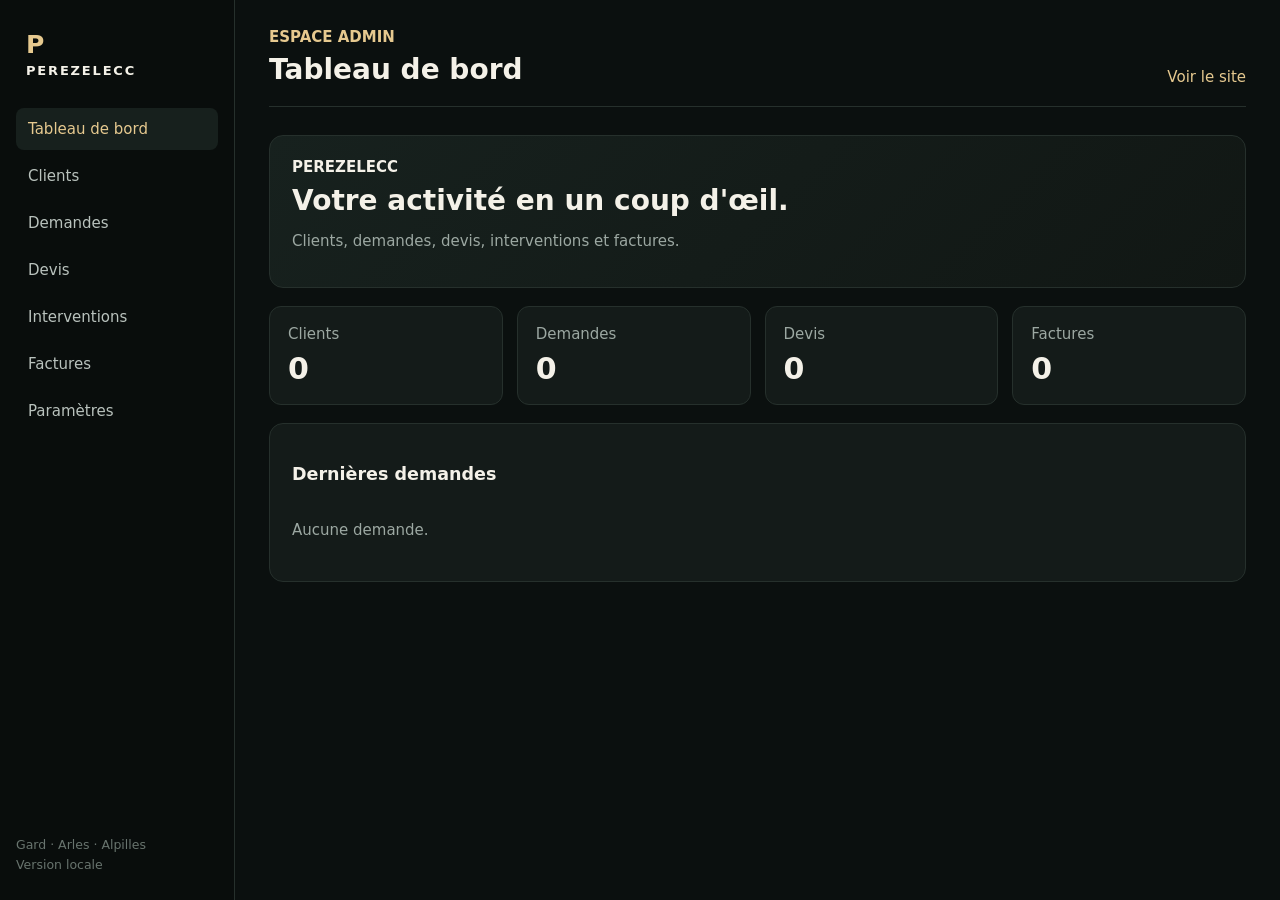
<file: admin/index.html>
<!doctype html><html lang="fr"><head><meta charset="utf-8"><meta name="viewport" content="width=device-width,initial-scale=1"><title>PEREZELECC — Admin</title><link rel="stylesheet" href="admin.css"></head><body><div class="app"><aside><div class="logo">P<span>PEREZELECC</span></div><nav><button data-s="dashboard">Tableau de bord</button><button data-s="clients">Clients</button><button data-s="demandes">Demandes</button><button data-s="devis">Devis</button><button data-s="interventions">Interventions</button><button data-s="factures">Factures</button><button data-s="parametres">Paramètres</button></nav><small>Gard · Arles · Alpilles<br>Version locale</small></aside><main><header><div><b>ESPACE ADMIN</b><h1 id="title">Tableau de bord</h1></div><a href="../index.html" target="_blank">Voir le site</a></header><section id="dashboard" class="active"><div class="hero"><div><b>PEREZELECC</b><h2>Votre activité en un coup d'œil.</h2><p>Clients, demandes, devis, interventions et factures.</p></div></div><div class="stats"><article>Clients<strong id="nClients">0</strong></article><article>Demandes<strong id="nDemandes">0</strong></article><article>Devis<strong id="nDevis">0</strong></article><article>Factures<strong id="nFactures">0</strong></article></div><div class="card"><h3>Dernières demandes</h3><div id="recent"></div></div></section><section id="clients"><div class="head"><h2>Clients</h2><button onclick="add('clients')">+ Ajouter</button></div><div class="card"><div id="clientsTable"></div></div></section><section id="demandes"><div class="head"><h2>Demandes clients</h2><button onclick="add('demandes')">+ Nouvelle demande</button></div><div class="card"><div id="demandesTable"></div></div></section><section id="devis"><div class="head"><h2>Devis</h2><button onclick="add('devis')">+ Nouveau devis</button></div><div class="card"><div id="devisTable"></div></div></section><section id="interventions"><div class="head"><h2>Interventions</h2><button onclick="add('interventions')">+ Intervention</button></div><div class="card"><div id="interventionsTable"></div></div></section><section id="factures"><div class="head"><h2>Factures</h2><button onclick="add('factures')">+ Nouvelle facture</button></div><div class="card"><div id="facturesTable"></div></div></section><section id="parametres"><div class="head"><h2>Paramètres</h2></div><div class="card form"><label>Entreprise<input id="entreprise"></label><label>Téléphone<input id="tel"></label><label>Email<input id="email"></label><label>Zone<input id="zone"></label><button onclick="saveSettings()">Enregistrer</button><p>Version locale : les données sont stockées dans ce navigateur. Une base de données et une authentification serveur seront nécessaires pour un usage multi-appareils sécurisé.</p></div></section></main></div><div id="modal"><div class="modal"><button class="x" onclick="closeModal()">×</button><h3 id="mt"></h3><form id="form"></form></div></div><script src="admin.js"></script></body></html>
</file>
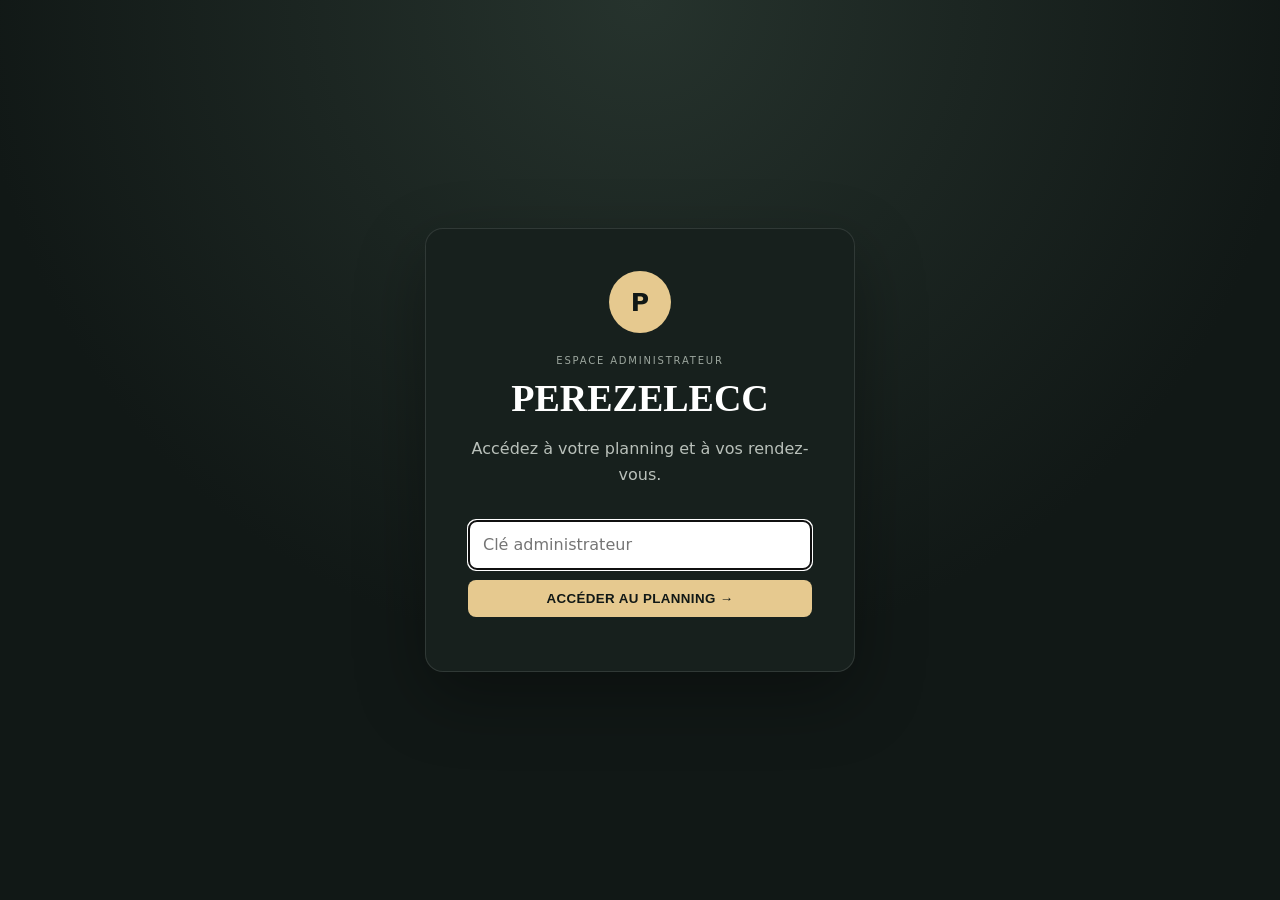
<file: admin.html>
<!doctype html><html lang="fr"><head><meta charset="utf-8"><meta name="viewport" content="width=device-width,initial-scale=1"><title>Admin — PEREZELECC</title><link rel="stylesheet" href="admin.css?v=20260926-planning"></head><body>
<div id="login" class="login" style="display:grid"><div class="login-card"><div class="admin-mark">P</div><p class="eyebrow">ESPACE ADMINISTRATEUR</p><h1>PEREZELECC</h1><p>Accédez à votre planning et à vos rendez-vous.</p><input id="key" type="password" placeholder="Clé administrateur" autocomplete="current-password"><button id="loginBtn">ACCÉDER AU PLANNING →</button><small id="loginMsg"></small></div></div>
<main id="app" style="display:none"><header class="top"><div><span class="eyebrow">ESPACE ADMINISTRATEUR</span><h1>Planning <em>PEREZELECC</em></h1></div><div class="top-actions"><button id="settingsBtn" class="ghost">⚙ Paramètres</button><button id="logout" class="ghost">Déconnexion</button></div></header>
<section class="stats"><article><small>À VENIR</small><strong id="upcoming">0</strong></article><article><small>EN ATTENTE</small><strong id="pending">0</strong></article><article><small>AUJOURD'HUI</small><strong id="todayCount">0</strong></article></section>
<section class="panel"><div class="planner-head"><div><small>CALENDRIER</small><h2 id="periodTitle">Votre planning</h2></div><div class="planner-actions"><button id="prev" class="ghost">←</button><button id="today" class="ghost">Aujourd'hui</button><button id="next" class="ghost">→</button><button id="weekBtn" class="view-btn active">Semaine</button><button id="monthBtn" class="view-btn">Mois</button><button id="refresh" class="ghost">↻</button></div></div><div id="calendar"></div></section>
<section class="panel upcoming-panel"><div class="panel-head"><div><small>RENDEZ-VOUS</small><h2>Liste des rendez-vous</h2></div></div><div id="list" class="booking-list"></div></section></main>
<div id="modal" class="modal" style="display:none"><div class="modal-card"><button id="closeModal" class="modal-close">×</button><p class="eyebrow">RENDEZ-VOUS</p><h2 id="modalTitle"></h2><div id="modalBody"></div></div></div>
<div id="settings" class="modal" style="display:none"><div class="modal-card"><button id="closeSettings" class="modal-close">×</button><p class="eyebrow">PARAMÈTRES</p><h2>Horaires & disponibilité</h2><div class="settings-grid"><label>Ouverture<select id="openHour"></select></label><label>Fermeture<select id="closeHour"></select></label></div><p class="setting-label">Jours travaillés</p><div id="workdays" class="days"></div><button id="saveSettings" class="primary">ENREGISTRER</button><p class="setting-label">Bloquer une journée</p><div class="block-row"><input id="blockDate" type="date"><button id="blockBtn" class="ghost">Bloquer</button></div><div id="blockedList" class="blocked-list"></div></div></div>
<script>
(function(){
const API=window.location.origin;let key='',bookings=[],settings={open_hour:8,close_hour:18,workdays:[0,1,2,3,4,5],blocked_days:[]},view='week',cursor=new Date();
const $=id=>document.getElementById(id), esc=s=>String(s??'').replace(/[&<>"']/g,m=>({'&':'&amp;','<':'&lt;','>':'&gt;','"':'&quot;',"'":'&#39;'}[m]));
const pad=n=>String(n).padStart(2,'0'), iso=d=>d.getFullYear()+'-'+pad(d.getMonth()+1)+'-'+pad(d.getDate());
const parse=s=>new Date(s+'T12:00:00'), fmtDate=d=>new Intl.DateTimeFormat('fr-FR',{weekday:'long',day:'numeric',month:'long'}).format(d), statusClass=s=>s==='Annulée'?'cancelled':s==='Terminée'?'done':s==='En attente'?'pending':'confirmed';
async function api(path,opt={}){const r=await fetch(API+path,{...opt,headers:{'X-Admin-Key':key,'Content-Type':'application/json',...(opt.headers||{})},cache:'no-store'});let d={};try{d=await r.json()}catch(_){}if(!r.ok)throw new Error(d.error||'Erreur serveur HTTP '+r.status);return d}
async function load(){const [b,s]=await Promise.all([api('/api/admin/bookings'),api('/api/admin/settings')]);bookings=b.bookings||[];settings=s;renderStats();renderCalendar();renderList()}
function renderStats(){const today=iso(new Date());$('upcoming').textContent=bookings.filter(b=>b.booking_date>=today&&!['Annulée','Terminée'].includes(b.status)).length;$('pending').textContent=bookings.filter(b=>b.status==='En attente').length;$('todayCount').textContent=bookings.filter(b=>b.booking_date===today&&b.status!=='Annulée').length}
function startOfWeek(d){const x=new Date(d);x.setDate(x.getDate()-x.getDay()+1);x.setHours(12);return x}
function daysForView(){if(view==='week'){const s=startOfWeek(cursor);return Array.from({length:7},(_,i)=>{const d=new Date(s);d.setDate(s.getDate()+i);return d})}const y=cursor.getFullYear(),m=cursor.getMonth(),first=new Date(y,m,1);const start=new Date(first);start.setDate(first.getDate()-((first.getDay()+6)%7));return Array.from({length:42},(_,i)=>{const d=new Date(start);d.setDate(start.getDate()+i);return d})}
function renderCalendar(){const days=daysForView(),today=iso(new Date());$('periodTitle').textContent=view==='week'?new Intl.DateTimeFormat('fr-FR',{day:'numeric',month:'long'}).format(days[0])+' — '+new Intl.DateTimeFormat('fr-FR',{day:'numeric',month:'long',year:'numeric'}).format(days[6]):new Intl.DateTimeFormat('fr-FR',{month:'long',year:'numeric'}).format(cursor);if(view==='month'){renderMonth(days,today);return}renderWeek(days,today)}
function renderWeek(days,today){const hours=[];for(let h=settings.open_hour;h<settings.close_hour;h++)hours.push(h);let html='<div class="week-grid"><div class="time-col"></div>'+days.map(d=>'<div class="day-head '+(iso(d)===today?'today':'')+'"><b>'+new Intl.DateTimeFormat('fr-FR',{weekday:'short'}).format(d).replace('.','')+'</b><span>'+d.getDate()+'</span></div>').join('');hours.forEach(h=>{html+='<div class="time-label">'+pad(h)+':00</div>';days.forEach(d=>{const day=iso(d),blocked=settings.blocked_days.includes(day)||!settings.workdays.includes(d.getDay()===0?6:d.getDay()-1);const bs=bookings.filter(b=>b.booking_date===day&&Number(b.start_time.slice(0,2))===h);html+='<div class="slot '+(blocked?'blocked':'')+'" data-date="'+day+'">'+bs.map(b=>'<button class="event '+statusClass(b.status)+'" data-id="'+b.id+'"><b>'+esc(b.start_time)+'</b> '+esc(b.name)+'<small>'+esc(b.service)+'</small></button>').join('')+'</div>'})});html+='</div>';$('calendar').innerHTML=html;wireEvents()}
function renderMonth(days,today){let html='<div class="month-grid">'+['Lun','Mar','Mer','Jeu','Ven','Sam','Dim'].map(x=>'<div class="month-weekday">'+x+'</div>').join('');days.forEach(d=>{const day=iso(d),bs=bookings.filter(b=>b.booking_date===day),outside=d.getMonth()!==cursor.getMonth(),blocked=settings.blocked_days.includes(day);html+='<div class="month-cell '+(outside?'outside ':'')+(day===today?'today ':'')+(blocked?'blocked':'')+'"><div class="month-num">'+d.getDate()+'</div>'+bs.slice(0,3).map(b=>'<button class="event '+statusClass(b.status)+'" data-id="'+b.id+'">'+esc(b.start_time)+' '+esc(b.name)+'</button>').join('')+(bs.length>3?'<small>+'+(bs.length-3)+' autre(s)</small>':'')+'</div>'});html+='</div>';$('calendar').innerHTML=html;wireEvents()}
function wireEvents(){const cal=document.getElementById('calendar');if(!cal)return;cal.querySelectorAll('.event').forEach(e=>e.onclick=()=>showBooking(e.dataset.id));cal.querySelectorAll('.slot').forEach(e=>e.ondblclick=()=>toggleBlock(e.dataset.date))}
function renderList(){const sorted=[...bookings].sort((a,b)=>(a.booking_date+a.start_time).localeCompare(b.booking_date+b.start_time));if(!sorted.length){$('list').innerHTML='<div class="empty">Aucun rendez-vous enregistré.</div>';return}$('list').innerHTML=sorted.map(b=>'<article class="booking"><div class="booking-date"><small>'+esc(b.booking_date)+'</small><strong>'+esc(b.start_time)+'</strong><small>'+esc(b.duration)+' h</small></div><div class="booking-info"><strong>'+esc(b.name)+'</strong><p>'+esc(b.service)+'</p><p>'+esc(b.phone)+(b.email?' · '+esc(b.email):'')+'</p>'+(b.notes?'<p>'+esc(b.notes)+'</p>':'')+'</div><select class="status" data-id="'+b.id+'">'+['En attente','Confirmée','Terminée','Annulée'].map(v=>'<option '+(v===b.status?'selected':'')+'>'+v+'</option>').join('')+'</select></article>').join('');document.querySelectorAll('.status').forEach(s=>s.onchange=async()=>{try{await api('/api/admin/bookings/'+s.dataset.id,{method:'POST',body:JSON.stringify({status:s.value})});await load()}catch(e){alert(e.message)}})}
function showBooking(id){const b=bookings.find(x=>String(x.id)===String(id));if(!b)return;$('modalTitle').textContent=b.name;$('modalBody').innerHTML='<div class="detail"><b>'+esc(fmtDate(parse(b.booking_date)))+'</b><strong>'+esc(b.start_time)+' · '+esc(b.duration)+' h</strong><span>'+esc(b.service)+'</span><span>☎ '+esc(b.phone)+'</span>'+(b.email?'<span>✉ '+esc(b.email)+'</span>':'')+(b.notes?'<p>'+esc(b.notes)+'</p>':'')+'<label>Statut<select id="modalStatus">'+['En attente','Confirmée','Terminée','Annulée'].map(v=>'<option '+(v===b.status?'selected':'')+'>'+v+'</option>').join('')+'</select></label></div>';$('modalStatus').onchange=async e=>{await api('/api/admin/bookings/'+b.id,{method:'POST',body:JSON.stringify({status:e.target.value})});$('modal').style.display='none';await load()};$('modal').style.display='grid'}
async function toggleBlock(day){const blocked=!settings.blocked_days.includes(day);await api('/api/admin/blocks',{method:'POST',body:JSON.stringify({date:day,blocked})});settings.blocked_days=blocked?[...settings.blocked_days,day]:settings.blocked_days.filter(x=>x!==day);renderCalendar()}
async function openSettings(){for(let h=0;h<=23;h++){$('openHour').innerHTML+= '<option value="'+h+'">'+pad(h)+':00</option>';$('closeHour').innerHTML+= '<option value="'+h+'">'+pad(h)+':00</option>'} $('openHour').value=settings.open_hour;$('closeHour').value=settings.close_hour;$('workdays').innerHTML=['Lun','Mar','Mer','Jeu','Ven','Sam','Dim'].map((n,i)=>'<label><input type="checkbox" value="'+i+'" '+(settings.workdays.includes(i)?'checked':'')+'>'+n+'</label>').join('');$('blockedList').innerHTML=settings.blocked_days.length?settings.blocked_days.map(d=>'<button data-day="'+d+'">'+d+' ×</button>').join(''):'<span>Aucun jour bloqué.</span>';$('blockedList').querySelectorAll('button').forEach(b=>b.onclick=async()=>{await toggleBlock(b.dataset.day);openSettings()});$('settings').style.display='grid'}
$('saveSettings').onclick=async()=>{const wd=[...document.querySelectorAll('#workdays input:checked')].map(x=>Number(x.value));try{settings=await api('/api/admin/settings',{method:'POST',body:JSON.stringify({open_hour:Number($('openHour').value),close_hour:Number($('closeHour').value),workdays:wd})});$('settings').style.display='none';await load()}catch(e){alert(e.message)}};
$('blockBtn').onclick=async()=>{if($('blockDate').value){await toggleBlock($('blockDate').value);openSettings()}};
$('prev').onclick=()=>{if(view==='week')cursor.setDate(cursor.getDate()-7);else cursor.setMonth(cursor.getMonth()-1);renderCalendar()};
$('next').onclick=()=>{if(view==='week')cursor.setDate(cursor.getDate()+7);else cursor.setMonth(cursor.getMonth()+1);renderCalendar()};
$('today').onclick=()=>{cursor=new Date();renderCalendar()};$('weekBtn').onclick=()=>{view='week';$('weekBtn').classList.add('active');$('monthBtn').classList.remove('active');renderCalendar()};$('monthBtn').onclick=()=>{view='month';$('monthBtn').classList.add('active');$('weekBtn').classList.remove('active');renderCalendar()};$('refresh').onclick=()=>load().catch(e=>alert(e.message));$('closeModal').onclick=()=>$('modal').style.display='none';$('closeSettings').onclick=()=>$('settings').style.display='none';$('logout').onclick=()=>{key='';$('app').style.display='none';$('login').style.display='grid';$('key').value='';$('key').focus()};$('settingsBtn').onclick=openSettings;
$('loginBtn').onclick=async()=>{key=$('key').value.trim();$('loginBtn').disabled=true;try{await load();$('login').style.display='none';$('app').style.display='block'}catch(e){$('loginMsg').textContent=e.message||'Erreur de connexion.'}finally{$('loginBtn').disabled=false}};$('key').onkeydown=e=>{if(e.key==='Enter')$('loginBtn').click()};$('key').focus();
})();
</script></body></html>
</file>
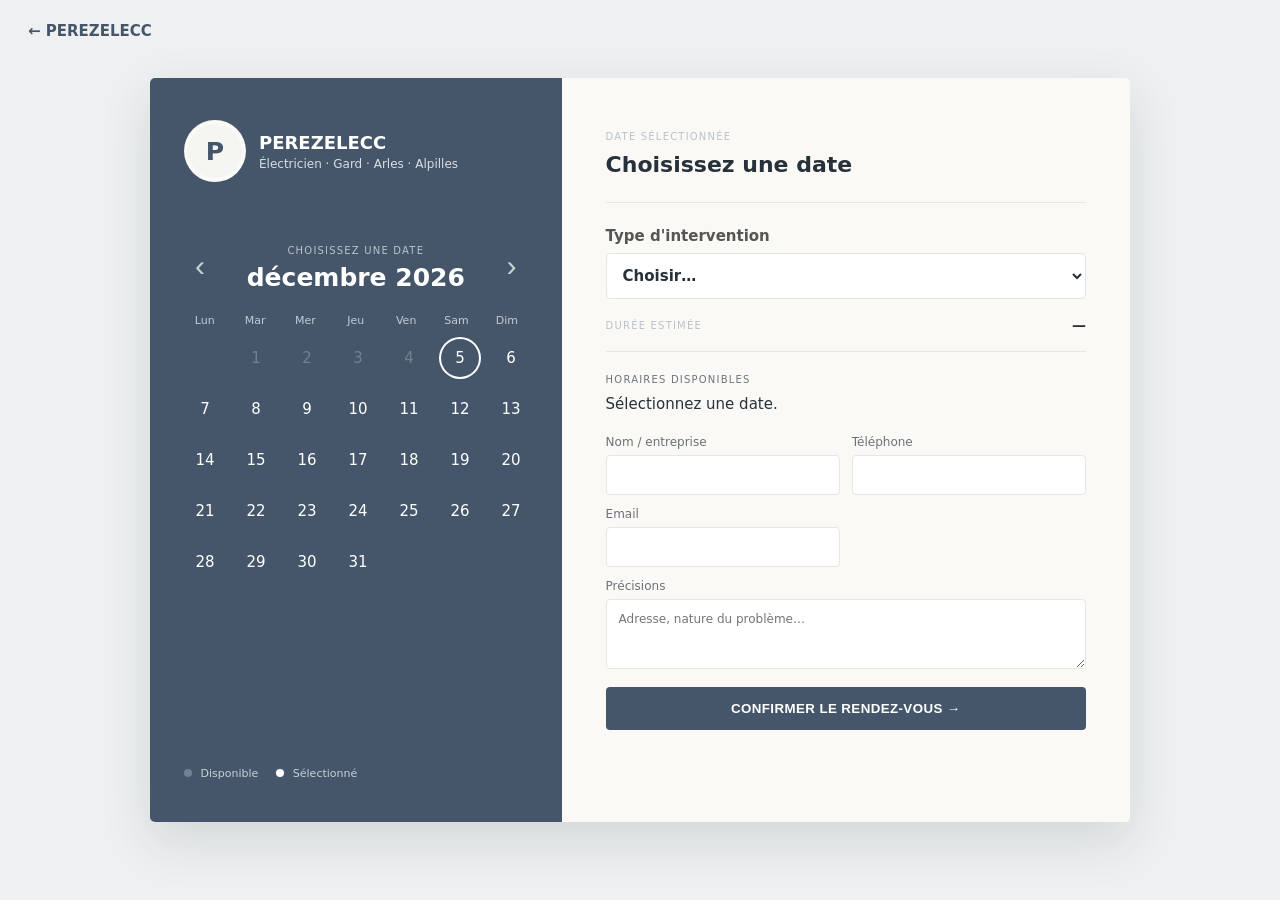
<file: reservation.html>
<!doctype html><html lang="fr"><head><meta charset="utf-8"><meta name="viewport" content="width=device-width,initial-scale=1"><title>Prendre rendez-vous — PEREZELECC</title><link rel="stylesheet" href="reservation.css"></head><body><main><a class="back" href="index.html">← PEREZELECC</a><div class="booking-shell"><section class="calendar-side"><div class="profile"><div class="avatar">P</div><div><strong>PEREZELECC</strong><span>Électricien · Gard · Arles · Alpilles</span></div></div><div class="calendar-head"><button id="prev" type="button">‹</button><div><small>CHOISISSEZ UNE DATE</small><h1 id="month"></h1></div><button id="next" type="button">›</button></div><div class="week"><span>Lun</span><span>Mar</span><span>Mer</span><span>Jeu</span><span>Ven</span><span>Sam</span><span>Dim</span></div><div id="calendar" class="calendar"></div><div class="legend"><span><i class="available"></i> Disponible</span><span><i class="selected-dot"></i> Sélectionné</span></div></section><section class="details-side"><div class="selected-date"><small>DATE SÉLECTIONNÉE</small><strong id="selectedLabel">Choisissez une date</strong></div><label>Type d'intervention<select id="service" required><option value="">Choisir…</option><option>Dépannage</option><option>Installation électrique</option><option>Rénovation électrique</option><option>Mise en conformité</option><option>Borne de recharge</option><option>Autre</option></select></label><div class="duration"><small>DURÉE ESTIMÉE</small><strong id="duration">—</strong></div><div><small class="label">HORAIRES DISPONIBLES</small><div id="slots" class="slots">Sélectionnez une date.</div></div><form id="booking"><input id="date" type="hidden"><input id="time" type="hidden"><div class="contact-grid"><label>Nom / entreprise<input id="name" required></label><label>Téléphone<input id="phone" type="tel" required></label><label>Email<input id="email" type="email"></label><label>Précisions<textarea id="notes" placeholder="Adresse, nature du problème…"></textarea></label></div><button class="confirm" type="submit">CONFIRMER LE RENDEZ-VOUS <span>→</span></button><p id="msg" aria-live="polite"></p></form></section></div></main><script src="reservation.js"></script></body></html>
</file>
<file: admin/admin.css>
:root{--bg:#0b100f;--panel:#141b19;--line:#26302c;--text:#f4f1e8;--muted:#9ca8a2;--gold:#e6c98f}*{box-sizing:border-box}body{margin:0;background:var(--bg);color:var(--text);font:15px system-ui,-apple-system,sans-serif}.app{display:flex;min-height:100vh}aside{width:235px;position:fixed;inset:0 auto 0 0;padding:25px 16px;border-right:1px solid var(--line);background:#090d0c}.logo{color:var(--gold);font-size:25px;font-weight:800;padding:5px 10px 30px}.logo span{display:block;color:var(--text);font-size:13px;letter-spacing:.14em;margin-top:4px}nav{display:grid;gap:5px}nav button{background:none;border:0;color:#b9c2bd;text-align:left;padding:12px;border-radius:8px;font:inherit;cursor:pointer}nav button:hover,nav button.active{background:#17201d;color:var(--gold)}aside small{position:absolute;bottom:25px;color:#68746e;line-height:1.6}main{margin-left:235px;width:calc(100% - 235px);padding:28px 34px}header{display:flex;justify-content:space-between;align-items:end;border-bottom:1px solid var(--line);padding-bottom:20px;margin-bottom:28px}header b,.head h2{color:var(--gold)}header h1{margin:7px 0 0;font-size:28px}header a{color:var(--gold);text-decoration:none}.active{display:block}section{display:none}.hero,.card{background:var(--panel);border:1px solid var(--line);border-radius:14px;padding:22px}.hero{background:linear-gradient(135deg,#17211e,#111714);margin-bottom:18px}.hero h2{font-size:28px;margin:8px 0}.hero p{color:var(--muted)}.stats{display:grid;grid-template-columns:repeat(4,1fr);gap:14px;margin-bottom:18px}.stats article{background:var(--panel);border:1px solid var(--line);padding:18px;border-radius:12px;color:var(--muted)}.stats strong{display:block;color:var(--text);font-size:30px;margin-top:8px}.head{display:flex;justify-content:space-between;align-items:center;margin-bottom:18px}.head button,.form button{background:var(--gold);color:#111;border:0;border-radius:8px;padding:10px 14px;font-weight:700;cursor:pointer}.head h2{margin:0}.row{padding:12px 0;border-bottom:1px solid var(--line);display:flex;justify-content:space-between}.empty{color:var(--muted);padding:20px 0}table{width:100%;border-collapse:collapse}th,td{text-align:left;padding:12px;border-bottom:1px solid var(--line)}th{color:var(--muted);font-size:12px}.form{max-width:650px;display:grid;gap:14px}.form label{display:grid;gap:6px;color:var(--muted)}input{background:#0d1311;color:var(--text);border:1px solid var(--line);border-radius:7px;padding:11px;font:inherit}.form p{color:var(--muted);line-height:1.6}.modal{background:var(--panel);border:1px solid var(--line);border-radius:14px;padding:24px;width:min(520px,95vw);position:relative}.modal-bg{display:flex}.x{position:absolute;right:12px;top:8px;background:none;border:0;color:var(--muted);font-size:25px;cursor:pointer}#modal{display:none;position:fixed;inset:0;background:#000b;align-items:center;justify-content:center}#modal.open{display:flex}.modal form{display:grid;gap:12px}.modal label{display:grid;gap:6px;color:var(--muted)}.modal button.save{background:var(--gold);border:0;padding:10px;border-radius:7px;font-weight:700}@media(max-width:700px){aside{position:static;width:100%;height:auto}aside small{display:none}.app{display:block}main{margin:0;width:100%;padding:16px}.stats{grid-template-columns:1fr 1fr}nav{display:flex;overflow:auto}nav button{white-space:nowrap}}
</file>
<file: admin.css>
:root{--ink:#111816;--cream:#f5f1e8;--paper:#fffdf8;--gold:#e6c98f;--line:#ddd7ca;--muted:#777c76;--green:#284b3d;--red:#a45f59;--blue:#5e7892}*{box-sizing:border-box}body{margin:0;background:var(--cream);color:var(--ink);font-family:Inter,system-ui,-apple-system,"Segoe UI",sans-serif}.login{min-height:100vh;place-items:center;padding:24px;background:radial-gradient(circle at top,#26332d,var(--ink) 60%);color:#fff}.login-card{width:min(430px,100%);padding:42px;border:1px solid #ffffff1c;background:#17201d;border-radius:18px;box-shadow:0 25px 70px #0005;text-align:center}.admin-mark{width:62px;height:62px;margin:0 auto 22px;border-radius:50%;display:grid;place-items:center;background:var(--gold);color:var(--ink);font-size:25px;font-weight:800}.eyebrow{font-size:10px;letter-spacing:.18em;color:#9ca69e}.login h1{font-family:Georgia,serif;font-size:38px;margin:8px 0}.login p:not(.eyebrow){color:#b9c0ba;line-height:1.6}.login input{width:100%;height:50px;margin:16px 0 10px;padding:0 14px;border:1px solid #ffffff24;border-radius:8px;background:#fff;color:var(--ink);font:inherit}.login button,.ghost,.view-btn,.primary{border:0;border-radius:8px;padding:11px 14px;cursor:pointer;font-weight:800;letter-spacing:.03em}.login button,.primary{background:var(--gold);color:var(--ink)}.login button{width:100%}#loginMsg{display:block;color:#e9a29a;margin-top:12px}.top{max-width:1180px;margin:auto;padding:38px 24px 24px;display:flex;justify-content:space-between;align-items:end}.top h1{font-family:Georgia,serif;font-size:42px;margin:7px 0 0}.top h1 em{font-style:normal;color:#9c7b3f}.top-actions,.planner-actions{display:flex;gap:8px;align-items:center}.ghost{background:transparent;border:1px solid var(--line);color:var(--ink)}.view-btn{background:#ece7dc;color:var(--ink)}.view-btn.active{background:var(--ink);color:#fff}.stats,.panel{max-width:1180px;margin:0 auto 20px;padding:0 24px}.stats{display:grid;grid-template-columns:repeat(3,1fr);gap:14px}.stats article,.panel{background:var(--paper);border:1px solid #dcd6c9;border-radius:14px}.stats article{padding:20px}.stats small{display:block;color:var(--muted);font-size:10px;letter-spacing:.14em}.stats strong{display:block;font-size:32px;margin-top:8px}.panel{padding:24px;margin-top:18px;margin-bottom:30px}.planner-head,.panel-head{display:flex;justify-content:space-between;align-items:end;border-bottom:1px solid var(--line);padding-bottom:16px}.planner-head h2,.panel-head h2{font-family:Georgia,serif;font-size:28px;margin:6px 0 0}.week-grid{display:grid;grid-template-columns:58px repeat(7,minmax(100px,1fr));overflow:auto;border:1px solid var(--line);border-radius:10px;margin-top:16px}.day-head{min-height:58px;padding:9px;border-left:1px solid var(--line);background:#f1ede4;text-align:center}.day-head b,.day-head span{display:block}.day-head b{text-transform:uppercase;font-size:10px;color:var(--muted)}.day-head span{font-size:20px;margin-top:4px}.day-head.today{background:#e9dcc0}.time-col{background:#f7f3eb}.time-label{height:68px;padding:8px 6px;color:var(--muted);font-size:10px;border-top:1px solid var(--line);text-align:right}.slot{height:68px;border-left:1px solid var(--line);border-top:1px solid var(--line);padding:4px;background:#fff}.slot.blocked,.month-cell.blocked{background:#eee9df;background-image:repeating-linear-gradient(135deg,transparent,transparent 7px,#e1dbcf 7px,#e1dbcf 9px)}.event{display:block;width:100%;border:0;border-left:3px solid var(--green);border-radius:6px;background:#e7efe9;text-align:left;padding:6px;font-size:11px;cursor:pointer;margin-bottom:3px;overflow:hidden}.event small{display:block;opacity:.7;margin-top:2px}.event.pending{border-left-color:var(--gold);background:#f7efd9}.event.done{border-left-color:#8b918c;background:#ececea}.event.cancelled{border-left-color:var(--red);background:#f2e3e0;text-decoration:line-through}.month-grid{display:grid;grid-template-columns:repeat(7,1fr);border:1px solid var(--line);border-radius:10px;overflow:hidden;margin-top:16px}.month-weekday{padding:9px;text-align:center;background:#f1ede4;font-size:10px;font-weight:800;color:var(--muted);border-right:1px solid var(--line)}.month-cell{min-height:110px;padding:7px;border-right:1px solid var(--line);border-top:1px solid var(--line);background:#fff}.month-cell.outside{background:#f6f2ea;color:#aaa}.month-cell.today .month-num{background:var(--gold);color:var(--ink)}.month-num{display:inline-grid;place-items:center;width:26px;height:26px;border-radius:50%;font-weight:800;font-size:12px}.month-cell .event{font-size:10px}.booking-list{display:grid;gap:10px;padding-top:16px}.booking{display:grid;grid-template-columns:120px 1fr auto;gap:20px;align-items:center;padding:18px;border:1px solid #e2ddd2;border-radius:10px;background:#fff}.booking-date strong{display:block;font-size:18px}.booking-date small{color:var(--muted);font-size:11px}.booking-info strong{display:block;margin-bottom:5px}.booking-info p{margin:3px 0;color:#626861;font-size:13px}.status{min-width:130px;padding:8px;border:1px solid #ddd7ca;border-radius:7px;background:#fff;font:inherit}.empty{text-align:center;color:var(--muted);padding:45px}.modal{position:fixed;inset:0;background:#111816aa;place-items:center;padding:20px;z-index:20}.modal-card{position:relative;width:min(520px,100%);background:var(--paper);border-radius:14px;padding:30px;box-shadow:0 25px 70px #0005}.modal-card h2{font-family:Georgia,serif;font-size:28px;margin:7px 0 18px}.modal-close{position:absolute;right:15px;top:12px;border:0;background:none;font-size:28px;cursor:pointer}.detail{display:grid;gap:9px}.detail span{color:#5f665f}.detail p{padding:12px;background:#f3efe7;border-radius:8px}.detail label{margin-top:8px;font-weight:800}.detail select{display:block;width:100%;margin-top:6px;padding:10px;border:1px solid var(--line);border-radius:8px}.settings-grid{display:grid;grid-template-columns:1fr 1fr;gap:12px}.settings-grid label{font-weight:800}.settings-grid select{display:block;width:100%;margin-top:6px;padding:10px;border:1px solid var(--line);border-radius:8px;background:#fff}.setting-label{font-weight:800;margin:22px 0 8px}.days{display:flex;flex-wrap:wrap;gap:8px}.days label{border:1px solid var(--line);padding:9px 11px;border-radius:8px;background:#fff;cursor:pointer}.block-row{display:flex;gap:8px}.block-row input{flex:1;padding:10px;border:1px solid var(--line);border-radius:8px}.blocked-list{display:flex;flex-wrap:wrap;gap:6px;margin-top:10px}.blocked-list button{border:1px solid #e0cbc6;background:#f2e3e0;border-radius:7px;padding:7px;cursor:pointer}.primary{margin-top:20px;width:100%}@media(max-width:760px){.top{padding:28px 16px 18px;align-items:start}.top h1{font-size:30px}.top-actions{flex-wrap:wrap;justify-content:flex-end}.stats,.panel{padding-left:16px;padding-right:16px}.stats{grid-template-columns:1fr 1fr}.stats article:last-child{grid-column:1/-1}.planner-head{display:block}.planner-actions{margin-top:14px;flex-wrap:wrap}.week-grid{grid-template-columns:48px repeat(7,95px)}.month-grid{min-width:680px}.panel{overflow:auto}.upcoming-panel{overflow:visible}.booking{grid-template-columns:1fr;gap:10px}.status{width:100%}.login-card{padding:30px 22px}.settings-grid{grid-template-columns:1fr}.block-row{flex-direction:column}}
</file>
<file: reservation.css>
:root{--navy:#45566b;--navy2:#394b60;--cream:#faf9f6;--text:#27313a;--muted:#8a9198;--line:#e4e6e8}*{box-sizing:border-box}body{margin:0;background:#eef0f1;color:var(--text);font:15px system-ui,-apple-system,BlinkMacSystemFont,"Segoe UI",sans-serif}main{min-height:100vh;padding:34px;display:flex;align-items:center;justify-content:center}.back{position:fixed;top:22px;left:28px;color:#45566b;text-decoration:none;font-weight:700}.booking-shell{width:min(980px,100%);min-height:620px;background:#fff;border-radius:5px;overflow:hidden;display:grid;grid-template-columns:42% 58%;box-shadow:0 18px 50px #26313a22}.calendar-side{background:var(--navy);color:#fff;padding:42px 34px;display:flex;flex-direction:column}.profile{display:flex;align-items:center;gap:13px;margin-bottom:58px}.avatar{width:62px;height:62px;border-radius:50%;display:grid;place-items:center;background:#f5f5f1;color:var(--navy);font-size:25px;font-weight:800;border:4px solid #fff8}.profile strong{display:block;font-size:18px}.profile span{display:block;color:#d9dee3;font-size:12px;margin-top:4px}.calendar-head{display:grid;grid-template-columns:32px 1fr 32px;align-items:center;gap:8px;text-align:center;margin-bottom:22px}.calendar-head button{border:0;background:transparent;color:#cbd2d8;font-size:30px;cursor:pointer}.calendar-head small,.selected-date small,.duration small,.label{font-size:10px;letter-spacing:.12em;color:#bac2c9}.calendar-head h1{margin:5px 0 0;font-size:25px}.week,.calendar{display:grid;grid-template-columns:repeat(7,1fr);gap:9px;text-align:center}.week{margin-bottom:10px}.week span{font-size:11px;color:#c3cbd1}.calendar button{width:42px;height:42px;margin:auto;border:0;border-radius:50%;background:transparent;color:#fff;cursor:pointer;font:inherit}.calendar button.available{background:#718093}.calendar button.today{box-shadow:inset 0 0 0 2px #fff}.calendar button.selected{background:#fff;color:var(--navy);font-weight:800}.calendar button:disabled{color:#72808c;cursor:default}.legend{display:flex;gap:18px;margin-top:auto;color:#c9d0d6;font-size:11px}.legend i{display:inline-block;width:8px;height:8px;border-radius:50%;margin-right:5px}.available{background:#718093}.selected-dot{background:#fff}.details-side{padding:48px 44px;background:var(--cream)}.selected-date{padding-bottom:25px;border-bottom:1px solid var(--line);margin-bottom:24px}.selected-date strong{display:block;font-size:22px;margin-top:8px}.details-side>label{display:grid;gap:8px;color:#555;font-weight:600;margin-bottom:18px}.details-side select,.contact-grid input,.contact-grid textarea{border:1px solid var(--line);background:#fff;padding:12px;border-radius:4px;color:var(--text);font:inherit}.duration{display:flex;justify-content:space-between;align-items:center;border-bottom:1px solid var(--line);padding:0 0 18px;margin-bottom:22px}.duration strong{font-size:14px}.label{display:block;margin-bottom:10px;color:#6d747b}.slots{display:grid;gap:8px;max-height:245px;overflow:auto}.slot{width:100%;padding:13px;border:1px solid #dfe2e4;background:#fff;color:#555;border-radius:4px;cursor:pointer;font:inherit}.slot:hover,.slot.selected{border-color:var(--navy);background:#edf1f4;color:var(--navy);font-weight:700}.contact-grid{display:grid;grid-template-columns:1fr 1fr;gap:12px;margin-top:22px}.contact-grid label{display:grid;gap:6px;color:#6b7278;font-size:12px}.contact-grid textarea{min-height:70px;resize:vertical}.contact-grid label:last-child{grid-column:1/-1}.confirm{margin-top:18px;width:100%;border:0;background:var(--navy);color:#fff;padding:14px;border-radius:4px;font-weight:750;letter-spacing:.03em;cursor:pointer}.confirm:hover{background:var(--navy2)}#msg{min-height:18px;color:#536a58;font-size:13px}#msg.error{color:#a44747}@media(max-width:760px){main{padding:18px}.back{position:static;display:block;margin-bottom:16px}.booking-shell{grid-template-columns:1fr}.calendar-side{padding:28px 22px}.profile{margin-bottom:35px}.details-side{padding:30px 22px}.calendar button{width:38px;height:38px}.contact-grid{grid-template-columns:1fr}.contact-grid label:last-child{grid-column:auto}.slots{max-height:none}}
</file>
